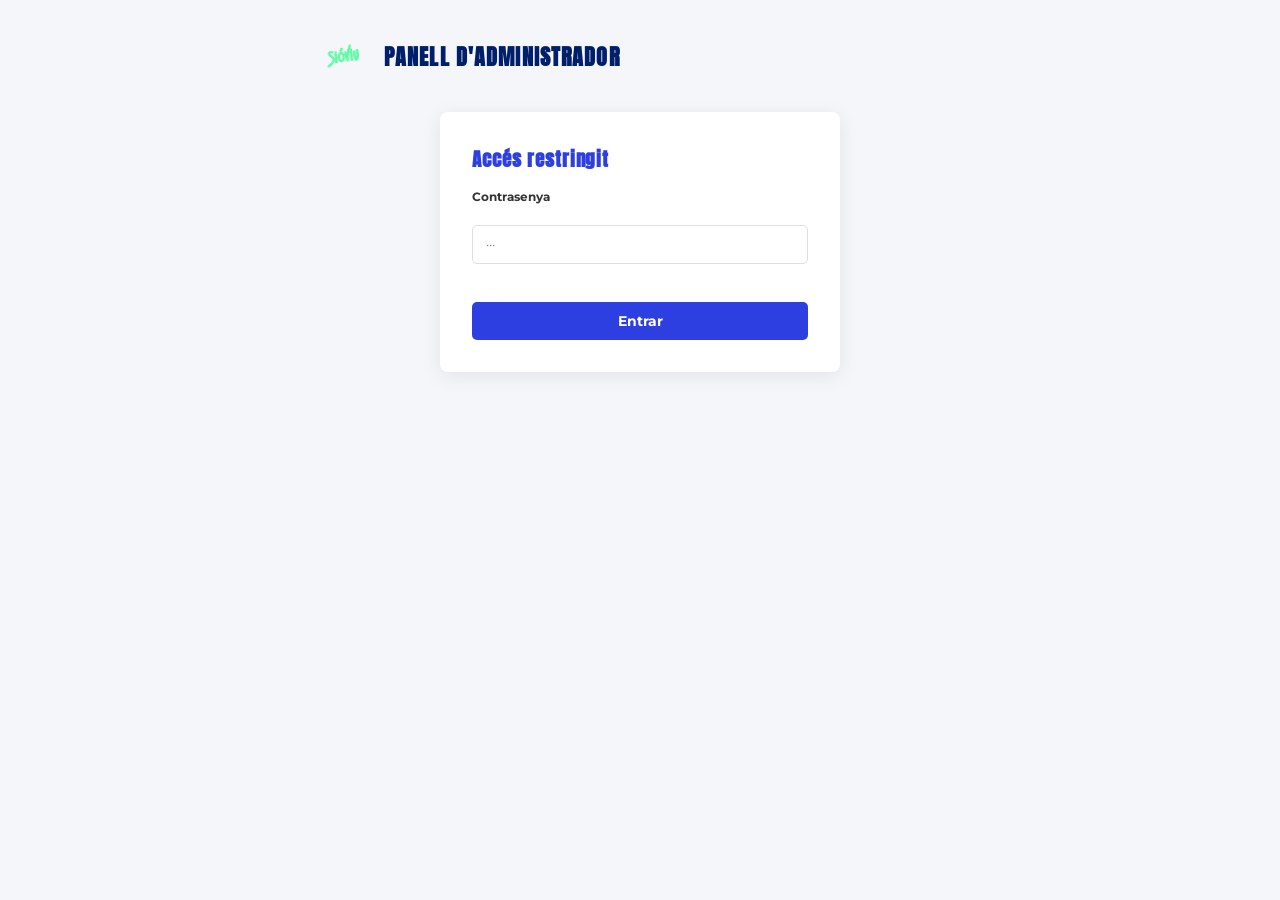
<file: admin.html>
<!DOCTYPE html>
<html lang="ca">
<head>
  <meta charset="UTF-8">
  <meta name="viewport" content="width=device-width, initial-scale=1.0">
  <title>Sió Viu – Afegir Notícia</title>
  <link rel="preconnect" href="https://fonts.googleapis.com">
  <link rel="preconnect" href="https://fonts.gstatic.com" crossorigin>
  <link href="https://fonts.googleapis.com/css2?family=Anton&family=Montserrat:wght@600;700&display=swap" rel="stylesheet">
  <style>
    *, *::before, *::after { box-sizing: border-box; margin: 0; padding: 0; }

    :root {
      --blau: #2D3FE0;
      --blau-fosc: #001f6b;
      --groc: #FFD200;
    }

    body {
      font-family: 'Montserrat', sans-serif;
      background: #f5f6fa;
      min-height: 100vh;
      display: flex;
      flex-direction: column;
      align-items: center;
      padding: 2rem 1rem;
    }

    header {
      width: 100%;
      max-width: 640px;
      display: flex;
      align-items: center;
      gap: 1rem;
      margin-bottom: 2rem;
    }

    header img { height: 48px; }

    header h1 {
      font-family: 'Anton', sans-serif;
      font-size: 1.4rem;
      color: var(--blau-fosc);
      letter-spacing: .05em;
    }

    /* ── Login overlay ── */
    #login-wrap {
      background: #fff;
      border-radius: 8px;
      padding: 2rem;
      width: 100%;
      max-width: 400px;
      box-shadow: 0 4px 20px rgba(0,0,0,.08);
      display: flex;
      flex-direction: column;
      gap: 1rem;
    }

    #login-wrap h2 {
      font-family: 'Anton', sans-serif;
      color: var(--blau);
      font-size: 1.2rem;
      letter-spacing: .05em;
    }

    #login-err {
      color: #c00;
      font-size: .8rem;
      display: none;
    }

    /* ── Admin panel ── */
    #admin-wrap {
      width: 100%;
      max-width: 640px;
      display: none;
      flex-direction: column;
      gap: 2rem;
    }

    .panel {
      background: #fff;
      border-radius: 8px;
      padding: 2rem;
      box-shadow: 0 4px 20px rgba(0,0,0,.08);
    }

    .panel h2 {
      font-family: 'Anton', sans-serif;
      color: var(--blau);
      font-size: 1.1rem;
      letter-spacing: .05em;
      margin-bottom: 1.4rem;
      padding-bottom: .6rem;
      border-bottom: 2px solid var(--groc);
    }

    label {
      display: block;
      font-size: .78rem;
      font-weight: 700;
      color: #333;
      margin-bottom: .3rem;
      margin-top: 1rem;
    }

    label:first-of-type { margin-top: 0; }

    input[type="text"],
    input[type="url"],
    input[type="password"],
    textarea {
      width: 100%;
      padding: .65rem .8rem;
      border: 1.5px solid #dde;
      border-radius: 5px;
      font-family: 'Montserrat', sans-serif;
      font-size: .82rem;
      color: #111;
      transition: border-color .2s;
      resize: vertical;
    }

    input:focus, textarea:focus {
      outline: none;
      border-color: var(--blau);
    }

    textarea { min-height: 110px; }

    .hint {
      font-size: .72rem;
      color: #888;
      margin-top: .25rem;
    }

    .btn {
      display: inline-block;
      padding: .7rem 1.8rem;
      background: var(--blau);
      color: #fff;
      font-family: 'Montserrat', sans-serif;
      font-weight: 700;
      font-size: .85rem;
      border: none;
      border-radius: 5px;
      cursor: pointer;
      margin-top: 1.4rem;
      transition: background .2s;
    }

    .btn:hover { background: var(--blau-fosc); }
    .btn:disabled { opacity: .55; cursor: default; }

    #form-msg {
      margin-top: 1rem;
      font-size: .82rem;
      font-weight: 700;
      display: none;
    }

    .msg-ok  { color: #1a8a1a; }
    .msg-err { color: #c00; }

    /* ── Notícies publicades ── */
    #llista-noticies { display: flex; flex-direction: column; gap: .8rem; margin-top: .5rem; }

    .admin-noticia {
      display: flex;
      justify-content: space-between;
      align-items: flex-start;
      gap: 1rem;
      padding: .8rem 1rem;
      border: 1px solid #eee;
      border-radius: 5px;
      font-size: .8rem;
    }

    .admin-noticia-info h6 { font-size: .82rem; margin-bottom: .2rem; color: #111; }
    .admin-noticia-info span { color: #888; font-size: .73rem; }

    .btn-delete {
      background: none;
      border: 1.5px solid #c00;
      color: #c00;
      font-size: .72rem;
      font-weight: 700;
      padding: .3rem .7rem;
      border-radius: 4px;
      cursor: pointer;
      white-space: nowrap;
      flex-shrink: 0;
      transition: background .15s, color .15s;
    }

    .btn-delete:hover { background: #c00; color: #fff; }
  </style>
</head>
<body>

  <header>
    <img src="images/logo-sioviu.png" alt="Sió Viu">
    <h1>PANELL D'ADMINISTRADOR</h1>
  </header>

  <!-- LOGIN -->
  <div id="login-wrap">
    <h2>Accés restringit</h2>
    <p id="login-err">Contrasenya incorrecta.</p>
    <label for="pwd">Contrasenya</label>
    <input type="password" id="pwd" placeholder="···">
    <button class="btn" id="login-btn">Entrar</button>
  </div>

  <!-- ADMIN PANEL -->
  <div id="admin-wrap">

    <!-- Formulari afegir notícia -->
    <div class="panel">
      <h2>AFEGIR NOTÍCIA</h2>

      <label for="titol">Títol *</label>
      <input type="text" id="titol" placeholder="Títol de la notícia">

      <label for="cos">Cos / descripció *</label>
      <textarea id="cos" placeholder="Text de la notícia..."></textarea>

      <label for="imatge_url">URL de la imatge</label>
      <input type="url" id="imatge_url" placeholder="https://...">
      <p class="hint">Puja la foto a Google Drive o Imgur i enganxa l'enllaç directe aquí.</p>

      <label for="link">Enllaç extern (opcional)</label>
      <input type="url" id="link" placeholder="https://...">
      <p class="hint">Notícia original, article de premsa, etc.</p>

      <button class="btn" id="submit-btn">Publicar notícia</button>
      <p id="form-msg"></p>
    </div>

    <!-- Llista de notícies publicades -->
    <div class="panel">
      <h2>NOTÍCIES PUBLICADES</h2>
      <div id="llista-noticies">
        <p style="color:#888;font-size:.82rem">Carregant...</p>
      </div>
    </div>

  </div>

  <script>
    /* ── Credencials Supabase ── */
    const SUPA_URL = 'https://kvpqemvhhprtyfzdmcjq.supabase.co';
    const SUPA_KEY = 'sb_publishable_FOX_rvKBWKzeif7movnuTA_9ImVIFzt';

    /* ── Contrasenya local (canvia-la!) ── */
    const ADMIN_PASS = 'sioviu2024';

    /* ── Login ── */
    const loginWrap = document.getElementById('login-wrap');
    const adminWrap = document.getElementById('admin-wrap');
    const loginErr  = document.getElementById('login-err');

    document.getElementById('login-btn').addEventListener('click', () => {
      const val = document.getElementById('pwd').value;
      if (val === ADMIN_PASS) {
        loginWrap.style.display = 'none';
        adminWrap.style.display = 'flex';
        carregaLlista();
      } else {
        loginErr.style.display = 'block';
      }
    });

    document.getElementById('pwd').addEventListener('keydown', e => {
      if (e.key === 'Enter') document.getElementById('login-btn').click();
    });

    /* ── Afegir notícia ── */
    const msg = document.getElementById('form-msg');

    document.getElementById('submit-btn').addEventListener('click', async () => {
      const titol      = document.getElementById('titol').value.trim();
      const cos        = document.getElementById('cos').value.trim();
      const imatge_url = document.getElementById('imatge_url').value.trim() || null;
      const link       = document.getElementById('link').value.trim() || null;

      if (!titol || !cos) {
        showMsg('Els camps Títol i Cos són obligatoris.', false);
        return;
      }

      const btn = document.getElementById('submit-btn');
      btn.disabled = true;
      btn.textContent = 'Publicant...';

      try {
        const res = await fetch(`${SUPA_URL}/rest/v1/noticies`, {
          method: 'POST',
          headers: {
            apikey: SUPA_KEY,
            Authorization: `Bearer ${SUPA_KEY}`,
            'Content-Type': 'application/json',
            Prefer: 'return=minimal'
          },
          body: JSON.stringify({ titol, cos, imatge_url, link })
        });

        if (!res.ok) throw new Error(await res.text());

        showMsg('Notícia publicada correctament!', true);
        document.getElementById('titol').value = '';
        document.getElementById('cos').value = '';
        document.getElementById('imatge_url').value = '';
        document.getElementById('link').value = '';
        carregaLlista();

      } catch (e) {
        showMsg('Error en publicar: ' + e.message, false);
      } finally {
        btn.disabled = false;
        btn.textContent = 'Publicar notícia';
      }
    });

    function showMsg(text, ok) {
      msg.textContent = text;
      msg.className   = ok ? 'msg-ok' : 'msg-err';
      msg.style.display = 'block';
      setTimeout(() => { msg.style.display = 'none'; }, 5000);
    }

    /* ── Llista i eliminar ── */
    async function carregaLlista() {
      const llista = document.getElementById('llista-noticies');
      llista.innerHTML = '<p style="color:#888;font-size:.82rem">Carregant...</p>';

      const res = await fetch(
        `${SUPA_URL}/rest/v1/noticies?select=id,titol,created_at&order=created_at.desc`,
        { headers: { apikey: SUPA_KEY, Authorization: `Bearer ${SUPA_KEY}` } }
      );
      const noticies = await res.json();

      if (!noticies.length) {
        llista.innerHTML = '<p style="color:#888;font-size:.82rem">Sense notícies.</p>';
        return;
      }

      llista.innerHTML = noticies.map(n => `
        <div class="admin-noticia">
          <div class="admin-noticia-info">
            <h6>${n.titol}</h6>
            <span>${new Date(n.created_at).toLocaleDateString('ca-ES')}</span>
          </div>
          <button class="btn-delete" onclick="elimina('${n.id}')">Eliminar</button>
        </div>
      `).join('');
    }

    async function elimina(id) {
      if (!confirm('Segur que vols eliminar aquesta notícia?')) return;
      await fetch(`${SUPA_URL}/rest/v1/noticies?id=eq.${id}`, {
        method: 'DELETE',
        headers: { apikey: SUPA_KEY, Authorization: `Bearer ${SUPA_KEY}` }
      });
      carregaLlista();
    }
  </script>

</body>
</html>
</file>
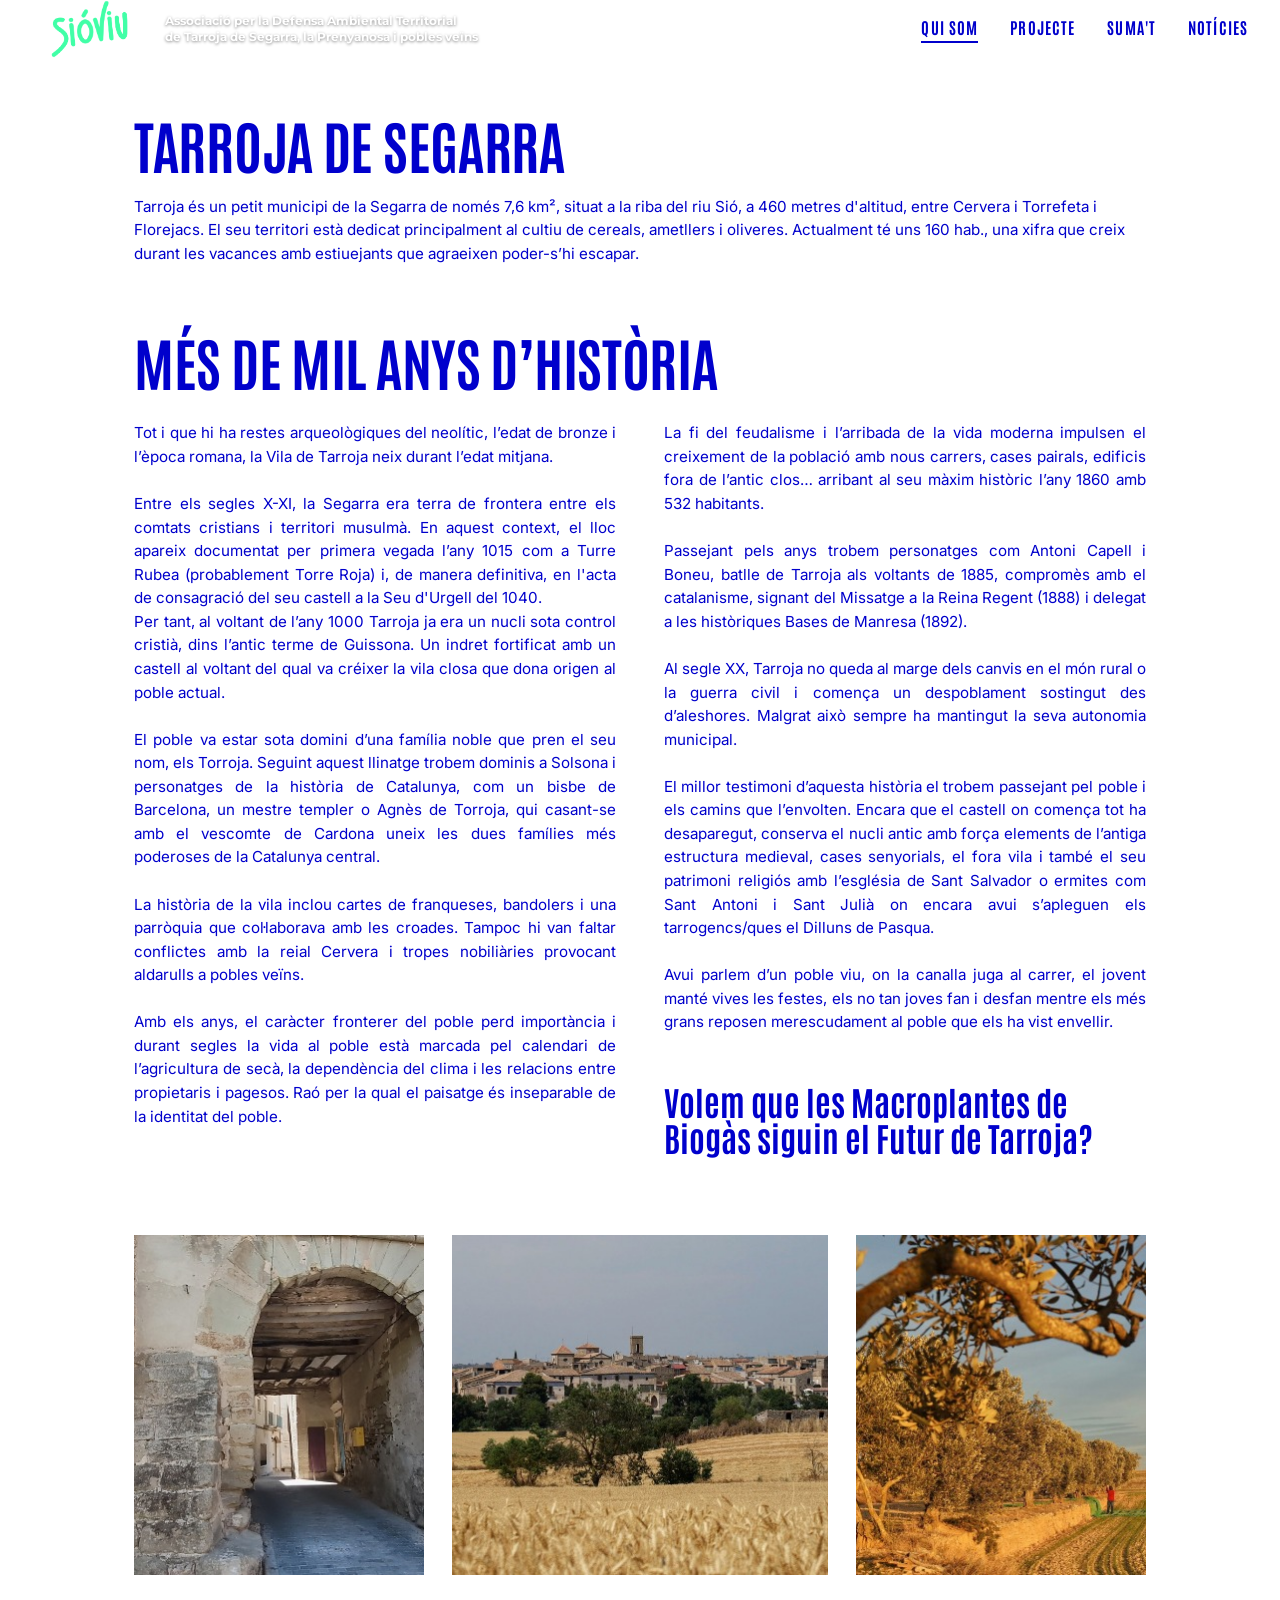
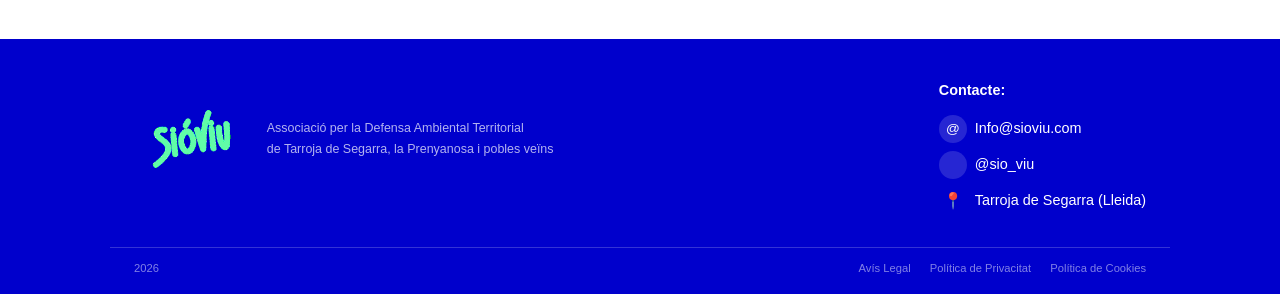
<file: tarroja.html>
<!DOCTYPE html>
<html lang="ca">
<head>
  <meta charset="UTF-8">
  <meta name="viewport" content="width=device-width, initial-scale=1.0">
  <meta name="description" content="Tarroja de Segarra: un petit municipi de la Segarra a la riba del riu Sió amb més de mil anys d'història.">
  <link rel="canonical" href="https://www.sioviu.cat/tarroja.html">
  <meta property="og:type" content="website">
  <meta property="og:site_name" content="Sió Viu">
  <meta property="og:title" content="Tarroja de Segarra – Sió Viu">
  <meta property="og:description" content="Tarroja de Segarra: un petit municipi de la Segarra a la riba del riu Sió amb més de mil anys d'història.">
  <meta property="og:url" content="https://www.sioviu.cat/tarroja.html">
  <meta property="og:image" content="https://www.sioviu.cat/images/tarroja/poble.jpg">
  <title>Tarroja de Segarra – Sió Viu</title>
  <link rel="preconnect" href="https://fonts.googleapis.com">
  <link rel="preconnect" href="https://fonts.gstatic.com" crossorigin>
  <link href="https://fonts.googleapis.com/css2?family=Anton&family=Antonio:wght@300;400;700&family=Montserrat:wght@600;700;900&display=swap" rel="stylesheet">
  <link href="https://fonts.googleapis.com/css2?family=Inter:wght@400;500&display=swap" rel="stylesheet">
  <link rel="stylesheet" href="css/style.css?v=57">
</head>
<body class="page-poble">

  <nav id="navbar" class="scrolled">
    <div class="nav-left">
      <a href="index.html"><img src="images/grafic/LOGO_DEF-24.png" alt="Sió Viu"></a>
      <span class="nav-desc">Associació per la Defensa Ambiental Territorial <br>de Tarroja de Segarra, la Prenyanosa <br class="br-mobile">i pobles veïns</span>
    </div>
    <ul class="nav-links">
      <li><a href="index.html#qui-som" class="nav-active">Qui Som</a></li>
      <li><a href="index.html#el-projecte">Projecte</a></li>
      <li><a href="index.html#implicat">Suma't</a></li>
      <li><a href="index.html#noticies">Notícies</a></li>
    </ul>
    <button class="nav-burger" id="navBurger" aria-label="Menú">
      <span></span><span></span><span></span>
    </button>
  </nav>

  <main class="poble">
    <div class="container">
      <h1 class="poble-h1">Tarroja de Segarra</h1>
      <p class="poble-intro">Tarroja és un petit municipi de la Segarra de només 7,6 km², situat a la riba del riu Sió, a 460 metres d'altitud, entre Cervera i Torrefeta i Florejacs. El seu territori està dedicat principalment al cultiu de cereals, ametllers i oliveres. Actualment té uns 160 hab., una xifra que creix durant les vacances amb estiuejants que agraeixen poder-s’hi escapar.</p>

      <h2 class="poble-h2">Més de mil anys d’història</h2>
      <div class="poble-cols">
        <div>
        <p>Tot i que hi ha restes arqueològiques del neolític, l’edat de bronze i l’època romana, la Vila de Tarroja neix durant l’edat mitjana.</p>
        <p>Entre els segles X-XI, la Segarra era terra de frontera entre els comtats cristians i territori musulmà. En aquest context, el lloc apareix documentat per primera vegada l’any 1015 com a Turre Rubea (probablement Torre Roja) i, de manera definitiva, en l'acta de consagració del seu castell a la Seu d'Urgell del 1040.<br>
        Per tant, al voltant de l’any 1000 Tarroja ja era un nucli sota control cristià, dins l’antic terme de Guissona. Un indret fortificat amb un castell al voltant del qual va créixer la vila closa que dona origen al poble actual.</p>
        <p>El poble va estar sota domini d’una família noble que pren el seu nom, els Torroja. Seguint aquest llinatge trobem dominis a Solsona i personatges de la història de Catalunya, com un bisbe de Barcelona, un mestre templer o Agnès de Torroja, qui casant-se amb el vescomte de Cardona uneix les dues famílies més poderoses de la Catalunya central.</p>
        <p>La història de la vila inclou cartes de franqueses, bandolers i una parròquia que col·laborava amb les croades. Tampoc hi van faltar conflictes amb la reial Cervera i tropes nobiliàries provocant aldarulls a pobles veïns.</p>
        <p>Amb els anys, el caràcter fronterer del poble perd importància i durant segles la vida al poble està marcada pel calendari de l’agricultura de secà, la dependència del clima i les relacions entre propietaris i pagesos. Raó per la qual el paisatge és inseparable de la identitat del poble.</p>
        </div>
        <div>
        <p>La fi del feudalisme i l’arribada de la vida moderna impulsen el creixement de la població amb nous carrers, cases pairals, edificis fora de l’antic clos… arribant al seu màxim històric l’any 1860 amb 532 habitants.</p>
        <p>Passejant pels anys trobem personatges com Antoni Capell i Boneu, batlle de Tarroja als voltants de 1885, compromès amb el catalanisme, signant del Missatge a la Reina Regent (1888) i delegat a les històriques Bases de Manresa (1892).</p>
        <p>Al segle XX, Tarroja no queda al marge dels canvis en el món rural o la guerra civil i comença un despoblament sostingut des d’aleshores. Malgrat això sempre ha mantingut la seva autonomia municipal.</p>
        <p>El millor testimoni d’aquesta història el trobem passejant pel poble i els camins que l’envolten. Encara que el castell on comença tot ha desaparegut, conserva el nucli antic amb força elements de l’antiga estructura medieval, cases senyorials, el fora vila i també el seu patrimoni religiós amb l’església de Sant Salvador o ermites com Sant Antoni i Sant Julià on encara avui s’apleguen els tarrogencs/ques el Dilluns de Pasqua.</p>
        <p>Avui parlem d’un poble viu, on la canalla juga al carrer, el jovent manté vives les festes, els no tan joves fan i desfan mentre els més grans reposen merescudament al poble que els ha vist envellir.</p>
        <p class="poble-pregunta">Volem que les Macroplantes de Biogàs siguin el Futur de Tarroja?</p>
        </div>
      </div>

      <div class="poble-fotos">
        <img src="images/tarroja/portal.jpg" alt="Portal d'entrada al nucli antic de Tarroja">
        <img src="images/tarroja/poble.jpg" alt="Vista de Tarroja des dels camps de cereal">
        <img src="images/tarroja/oliveres.jpg" alt="Oliveres als camps de Tarroja">
      </div>
    </div>
  </main>

  <footer>
    <div class="container footer-inner">
      <div class="footer-brand">
        <img src="images/logo-sioviu.png" alt="Sió Viu" class="footer-logo">
        <p>Associació per la Defensa Ambiental Territorial<br>de Tarroja de Segarra, la Prenyanosa i pobles veïns</p>
      </div>
      <div class="footer-contact">
        <p class="footer-contact-title">Contacte:</p>
        <a href="mailto:info@sioviu.com?subject=Contacte%20Sio%20Viu" class="footer-contact-row" target="_self">
          <span class="footer-icon footer-icon--mail">@</span>
          Info@sioviu.com
        </a>
        <a href="https://www.instagram.com/sio_viu/" target="_blank" rel="noopener" class="footer-contact-row">
          <span class="footer-icon footer-icon--insta"></span>
          @sio_viu
        </a>
        <div class="footer-contact-row">
          <span class="footer-icon footer-icon--pin">📍</span>
          Tarroja de Segarra (Lleida)
        </div>
      </div>
    </div>
    <div class="footer-bottom container">
      <span>2026</span>
      <span>
        <a href="#" data-legal="avis-legal">Avís Legal</a>
        <a href="#" data-legal="privacitat">Política de Privacitat</a>
        <a href="#" data-legal="cookies">Política de Cookies</a>
      </span>
    </div>
  </footer>

  <!-- MODAL LEGAL -->
  <div id="legal-modal" class="legal-overlay" role="dialog" aria-modal="true" style="display:none">
    <div class="legal-box">
      <button class="legal-close" id="legal-close" aria-label="Tancar">×</button>
      <div id="legal-content"></div>
    </div>
  </div>

  <script id="legal-donar-transferencia" type="text/legal">
    <h2>Donar per transferència</h2>
    <p><strong>ES81 3140 0001 9500 2044 3300</strong></p>
    <p><strong>Destinatari:</strong> Associació per la Defensa Ambiental Territorial<br>de Tarroja de Segarra, la Prenyanosa i pobles veïns</p>
    <p>Un cop realitzada la transferència, si us plau, envia'ns el comprovant que et donarà el banc juntament amb les teves dades personals a l'email <a href="mailto:info@sioviu.com">info@sioviu.com</a>.</p>
  </script>

  <script id="legal-avis-legal" type="text/legal">
    <h2>Avís Legal</h2>
    <h3>Titularitat del lloc web</h3>
    <p>Responsable: Associació per la Defensa Ambiental Territorial<br>de Tarroja de Segarra, la Prenyanosa i pobles veïns<br>NIF: G26910042<br>Correu electrònic: <a href="mailto:info@sioviu.com">info@sioviu.com</a></p>
    <h3>Condicions d'ús</h3>
    <p>L'accés i ús d'aquest lloc web és gratuït i no requereix registre. L'Associació Sió Viu es reserva el dret de modificar, sense previ avís, els continguts d'aquest lloc web.</p>
    <h3>Propietat intel·lectual</h3>
    <p>Els continguts d'aquest lloc web (textos, imatges, logotips i dissenys) són propietat de l'Associació Sió Viu o dels seus autors i estan protegits per la normativa de propietat intel·lectual vigent. Queda prohibida la seva reproducció total o parcial sense autorització expressa.</p>
    <h3>Responsabilitat</h3>
    <p>L'associació no es fa responsable dels danys derivats d'un ús indegut d'aquest lloc web ni dels continguts de tercers als quals s'hi pugui accedir mitjançant enllaços externs.</p>
    <p>Per a més informació sobre el tractament de dades personals, consulteu la <a href="#" data-legal="privacitat">Política de Privacitat</a>.</p>
  </script>

  <script id="legal-privacitat" type="text/legal">
    <h2>Política de Privacitat</h2>
    <h3>Responsable del tractament</h3>
    <p>Associació per la Defensa Ambiental Territorial<br>de Tarroja de Segarra, la Prenyanosa i pobles veïns · <a href="mailto:info@sioviu.com">info@sioviu.com</a> · Tarroja de Segarra (Lleida)</p>
    <h3>Dades que es recullen</h3>
    <p>En aquesta pàgina es fan servir formularis de Google Forms per a diferents finalitats. Les dades facilitades (nom, correu electrònic i qualsevol altra informació que proporcioneu voluntàriament) es tracten per gestionar la vostra sol·licitud i mantenir-vos informats sobre les activitats de l'associació.</p>
    <ul>
      <li><strong>Formulari d'adhesió:</strong> <a href="https://docs.google.com/forms/d/e/1FAIpQLSe-_aBpPkeDNljORLU0OmRoRNFpzc9yJgrdznJEqAM4DNzeQg/viewform" target="_blank" rel="noopener">Enllaç</a></li>
      <li><strong>Formulari d'adhesió de comerços o entitats:</strong> <a href="https://docs.google.com/forms/d/1V9T3dxHByAqaHR6VWu8L0TxItO-1SS4WQOgAixzv_3U/edit" target="_blank" rel="noopener">Enllaç</a></li>
    </ul>
    <h3>Finalitat i base legal</h3>
    <p>Base legal: consentiment de l'interessat (art. 6.1.a RGPD).<br>Finalitat: gestió de membres i persones col·laboradores, i enviament d'informació sobre les activitats de l'associació.</p>
    <h3>Conservació de les dades</h3>
    <p>Les vostres dades es conservaran mentre siguin necessàries per a la finalitat indicada o fins que sol·liciteu la seva supressió.</p>
    <h3>Comunicació a tercers</h3>
    <p>Google LLC gestiona el formulari de recollida de dades (Google Forms). Consulteu la <a href="https://policies.google.com/privacy" target="_blank" rel="noopener">Política de Privadesa de Google</a> per a més informació.</p>
    <h3>Drets dels usuaris</h3>
    <p>Podeu exercir els vostres drets d'accés, rectificació, supressió, oposició, limitació i portabilitat enviant un correu a <a href="mailto:info@sioviu.com">info@sioviu.com</a> indicant "Protecció de Dades" a l'assumpte.</p>
    <p>Si considereu que el tractament no s'ajusta a la normativa vigent, podeu presentar una reclamació davant l'<a href="https://www.aepd.es" target="_blank" rel="noopener">Agència Espanyola de Protecció de Dades</a>.</p>
  </script>

  <script id="legal-cookies" type="text/legal">
    <h2>Política de Cookies</h2>
    <h3>Què és una cookie?</h3>
    <p>Una cookie és un petit fitxer de text que s'emmagatzema al vostre dispositiu quan visiteu un lloc web i que pot servir per recordar preferències o per facilitar el funcionament de determinades funcionalitats.</p>
    <h3>Cookies que utilitza aquest lloc web</h3>
    <p>Aquest lloc web és una pàgina estàtica sense registre d'usuaris ni sistema d'analítica propi. Per tant, no instal·la cookies pròpies de seguiment, màrqueting o publicitat.</p>
    <p>No obstant això, alguns serveis externs que s'utilitzen en la pàgina poden establir cookies o tecnologies similars segons la seva pròpia política:</p>
    <ul>
      <li><strong>Google Fonts:</strong> carrega tipografies des dels servidors de Google. Google pot emmagatzemar cookies relacionades amb aquest servei. Consulteu la <a href="https://policies.google.com/privacy" target="_blank" rel="noopener">política de privadesa de Google</a>.</li>
      <li><strong>Google Forms:</strong> els formularis d'adhesió es gestionen mitjançant Google Forms, que pot utilitzar cookies i altres tecnologies per al funcionament del servei. Consulteu la <a href="https://policies.google.com/privacy" target="_blank" rel="noopener">política de privadesa de Google</a>.</li>
      <li><strong>OpenStreetMap / Leaflet:</strong> el mapa interactiu carrega contingut dels servidors d'OpenStreetMap. Aquest servei pot utilitzar cookies o tecnologies similars segons la seva configuració. Consulteu la seva <a href="https://wiki.osmfoundation.org/wiki/Privacy_Policy" target="_blank" rel="noopener">política de privadesa</a>.</li>
    </ul>
    <h3>Com gestionar les cookies</h3>
    <p>Podeu configurar el vostre navegador per bloquejar o eliminar les cookies. Tingueu en compte que bloquejar certes cookies pot afectar el funcionament del mapa, les tipografies o els formularis externs d'aquesta pàgina.</p>
    <ul>
      <li><strong>Chrome:</strong> Configuració → Privadesa i seguretat → Cookies</li>
      <li><strong>Firefox:</strong> Preferències → Privadesa i seguretat</li>
      <li><strong>Safari:</strong> Preferències → Privadesa</li>
    </ul>
  </script>

  <script src="js/main.js?v=24"></script>
</body>
</html>
</file>
<file: css/style.css>
/* ═══════════════════════════════════════════════════════
   SIÓ VIU – Full Stylesheet
   ═══════════════════════════════════════════════════════ */

/* ─── RESET ─── */
*, *::before, *::after { box-sizing: border-box; margin: 0; padding: 0; }
html { scroll-behavior: smooth; }
img { display: block; max-width: 100%; height: auto; }
ul { list-style: none; }
a { text-decoration: none; }

/* ─── VARIABLES ─── */
:root {
  --blau:       #0000CC;
  --blau-fosc:  #001f6b;
  --groc:       #00E87A;
  --verd-logo:  #00E87A;
  --vermell:    #CC0000;
  --blanc:      #ffffff;
  --gris-clar:  #f5f5f5;
  --gris-text:  #333333;
  --gris-mid:   #888888;
  --container:  1060px;
}

/* ─── BASE ─── */
body { font-family: Arial, Helvetica, sans-serif; font-size: 15px; color: var(--gris-text); background: #fff; line-height: 1.6; }
.container { max-width: var(--container); margin: 0 auto; padding: 0 1.5rem; }
section { padding: 3.5rem 0; }
.img-fluid { width: 100%; }
.img-manifest { border: 3px solid var(--blau); margin-top: 1rem; }

/* ─── BUTTONS ─── */
.btn {
  display: inline-block; font-size: .78rem; font-weight: 700;
  letter-spacing: .07em; text-transform: uppercase;
  padding: .45rem 1rem; cursor: pointer;
  transition: opacity .15s, transform .15s;
}
.btn:hover { opacity: .85; transform: translateY(-1px); }
.btn-blue         { background: var(--blau); color: #fff; }
.btn-outline-blue { border: 2px solid var(--blau); color: var(--blau); background: transparent; }
.btn-outline-blue:hover { background: var(--blau); color: #fff; }
.btn-blue-outline-card {
  display: inline-block; margin-top: 1rem;
  border: 2px solid var(--blau); color: var(--blau);
  font-size: .72rem; font-weight: 700; letter-spacing: .06em;
  text-transform: uppercase; padding: .4rem .8rem;
  transition: background .15s, color .15s;
}
.btn-blue-outline-card:hover { background: var(--blau); color: #fff; }

/* ─── SECTION TITLES ─── */
.section-h {
  font-family: 'Antonio', 'Arial Narrow', Arial, sans-serif;
  font-size: 3.2rem; font-weight: 700; text-transform: uppercase;
  color: var(--blau); letter-spacing: .02em; margin-bottom: 1.5rem;
}
.col-h {
  font-family: 'Antonio', 'Arial Narrow', Arial, sans-serif;
  font-size: 1.8rem; font-weight: 700; color: var(--blau);
  text-transform: none; letter-spacing: .02em;
  margin-bottom: .8rem;
}


/* ═══════════════════════════════════════════
   NAVBAR
   ═══════════════════════════════════════════ */
#navbar {
  position: fixed; top: 0; left: 0; right: 0; z-index: 1000;
  background: transparent;
  display: flex; align-items: center; justify-content: space-between;
  padding: 0 2rem; height: 58px;
  transition: background .3s, box-shadow .3s;
}
#navbar.scrolled {
  background: rgba(255,255,255,0.97);
  box-shadow: 0 2px 14px rgba(0,0,40,.12);
  backdrop-filter: blur(8px);
}
#navbar.scrolled .nav-desc { color: var(--blau); text-shadow: none; }
.nav-left { display: flex; align-items: center; gap: .8rem; }
.nav-left img { height: 120px; mix-blend-mode: multiply; }
.nav-desc { font-family: 'Montserrat', sans-serif; font-size: .72rem; font-weight: 700; color: #fff; text-shadow: 0 1px 3px rgba(0,0,0,.45); line-height: 1.4; max-width: 420px; white-space: nowrap; }
.br-mobile { display: none; }
.hero-brand { display: none; }
.nav-links { display: flex; gap: 2rem; align-items: center; }
.nav-links li a {
  font-family: 'Antonio', 'Arial Narrow', Arial, sans-serif;
  color: var(--blau); font-size: 1rem; font-weight: 700;
  letter-spacing: .07em; text-transform: uppercase;
  padding: .2rem 0; border-bottom: 2px solid transparent; transition: color .15s, border-color .15s;
}
.nav-links li a:hover { color: var(--verd-logo); border-color: var(--verd-logo); }
.nav-links li a.nav-active { color: var(--blau); border-color: var(--blau); }
.nav-burger { display: none; flex-direction: column; gap: 5px; background: none; border: none; cursor: pointer; padding: .3rem; }
.nav-burger span { display: block; width: 24px; height: 2px; background: var(--blau); border-radius: 2px; transition: transform .2s, opacity .2s; }


/* ═══════════════════════════════════════════
   HERO
   ═══════════════════════════════════════════ */
.hero {
  position: relative; min-height: 500px;
  display: flex; flex-direction: column; overflow: hidden;
  padding-top: 58px;
}
.hero-slide {
  position: absolute; inset: 0; z-index: 0;
  background-size: cover; background-position: center;
  opacity: 0; transition: opacity 1.2s ease-in-out;
}
.hero-slide::after {
  content: ''; position: absolute; inset: 0;
  background: rgba(0, 0, 0, 0.35);
}
.hero-slide.active { opacity: 1; }
.hero-slide:nth-child(1) { background-image: url('../images/hero-1.jpg'); }
.hero-slide:nth-child(2) { background-image: url('../images/hero-2.jpg'); }
.hero-slide:nth-child(3) { background-image: url('../images/hero-3.jpg'); }
.hero-slide:nth-child(4) { background-image: url('../images/hero-4.jpg'); }
.hero-text {
  position: relative; z-index: 1;
  display: flex; flex-direction: column; align-items: flex-start;
  text-align: left; padding: 2.5rem 33%;
  flex: 1; justify-content: center;
}
.hero-text span {
  display: block;
  font-family: 'Antonio', 'Arial Narrow', Arial, sans-serif;
  font-weight: 700; color: #fff; text-transform: uppercase;
  line-height: .92; letter-spacing: .01em;
  text-shadow: 1px 1px 0 rgba(0,0,0,.1);
  white-space: nowrap;
}
/* font-size ajustat per JS (fitHeroText) — aquests valors són el fallback */
.hero-text span:nth-child(1) { font-size: clamp(5.5rem, 18vw, 13rem); }
.hero-text span:nth-child(2) { font-size: clamp(2.5rem,  9vw, 6.5rem); }
.hero-text span:nth-child(3) { font-size: clamp(3.8rem, 13vw, 9.5rem); }
.hero-title-img { width: 100%; max-width: 480px; height: auto; display: block; margin: 0 auto; }
.hero-sub-bar {
  background: var(--blau); color: #fff;
  font-family: 'Montserrat', sans-serif;
  text-align: center; font-size: 1.1rem; font-weight: 700;
  letter-spacing: .04em; padding: .75rem 2rem;
}
.hero-ajudans { color: var(--groc); font-weight: 700; margin-left: .5rem; }
.hero-ajudans:hover { text-decoration: underline; }


/* ═══════════════════════════════════════════
   QUI SOM
   ═══════════════════════════════════════════ */
.qui-som { background: #fff; }
.qui-som .section-h { font-size: 3.2rem; }
.qui-som-grid { display: grid; grid-template-columns: 1fr 1fr; gap: 3rem; }
/* Fotos de les dues columnes alineades a baix */
.qui-som-grid > div { display: flex; flex-direction: column; }
.qui-som-grid > div > .territori-carousel,
.qui-som-grid > div > a:last-child { margin-top: auto; }
.qui-som-grid > div > :nth-last-child(2) { margin-bottom: 1rem; }
.qui-som-grid > div > a:last-child img { margin-top: 0; display: block; }
.qui-som-grid p { font-family: 'Montserrat', sans-serif; font-size: .88rem; line-height: 1.75; color: var(--blau); }
.qui-som-grid img { margin-top: 1rem; width: 100%; height: 260px; object-fit: cover; }
.qui-som-grid .territori-slides img { margin-top: 0; }

/* ─── Coneix els pobles ─── */
.coneix-pobles { display: flex; flex-wrap: wrap; align-items: baseline; gap: .25rem .6rem; margin-top: 1.2rem; }
.coneix-label { flex-basis: 100%; text-transform: uppercase; }
.coneix-label, .coneix-link {
  font-family: 'Antonio', 'Arial Narrow', Arial, sans-serif;
  font-size: 1rem; font-weight: 700; letter-spacing: .04em;
  color: var(--blau); text-decoration: none;
  transition: color .2s ease;
}
.coneix-link:hover { color: var(--verd-logo); }
.coneix-sep { color: var(--blau); font-size: .85rem; }

/* ─── Territori carousel ─── */
.territori-carousel { position: relative; margin-top: 1rem; width: 100%; height: 260px; }
.territori-slides { position: relative; width: 100%; height: 100%; overflow: hidden; }
.territori-slide {
  position: absolute; top: 0; left: 0;
  width: 100%; height: 100%; object-fit: cover;
  opacity: 0; transition: opacity .7s ease;
  margin-top: 0;
}
.territori-slide.active { opacity: 1; }
.territori-dots {
  position: absolute; bottom: 10px; left: 50%; transform: translateX(-50%);
  display: flex; gap: 7px; z-index: 2;
}
.t-dot {
  width: 9px; height: 9px; border-radius: 50%;
  background: rgba(255,255,255,.5); border: 1.5px solid rgba(255,255,255,.8);
  cursor: pointer; padding: 0; transition: background .2s, transform .2s;
}
.t-dot:hover { background: rgba(255,255,255,.8); }
.t-dot.active { background: #fff; transform: scale(1.25); }


/* ═══════════════════════════════════════════
   EL PROJECTE
   ═══════════════════════════════════════════ */
.projecte { background: var(--blau); color: #fff; }
.projecte-grid { display: grid; grid-template-columns: 180px 1fr; gap: 2rem; align-items: start; }
.projecte-label { display: flex; flex-direction: column; }
.projecte-label span {
  font-family: 'Antonio', 'Arial Narrow', Arial, sans-serif;
  font-size: 3.2rem; font-weight: 700; line-height: 1.05; text-transform: uppercase; color: #fff;
}
.projecte-body { padding-top: 3.4rem; }
.projecte-body p { font-family: 'Montserrat', sans-serif; font-size: .88rem; line-height: 1.75; margin-bottom: 1rem; color: #fff; }
.projecte-body strong { color: var(--groc); }

.projecte-images { display: grid; grid-template-columns: 1fr 1fr; gap: 1rem; margin-top: 1.5rem; align-items: start; }
.projecte-images img { width: 100%; height: 280px; object-fit: cover; border: 2px solid rgba(255,255,255,.2); }
.projecte-mapa-wrap { position: relative; }
#mapa { width: 100%; height: 280px; }
/* Evita les línies blanques entre tessel·les (escletxes de subpíxel) */
#mapa .leaflet-tile-container img.leaflet-tile {
  width: 260px !important;
  height: 260px !important;
  image-rendering: -webkit-optimize-contrast;
  backface-visibility: hidden;
}
/* Amaga el control d'atribució (peu "Leaflet | ...") */
#mapa .leaflet-control-attribution { display: none; }

.img-caption {
  font-size: .7rem; color: rgba(255,255,255,.6);
  margin-top: .3rem; font-style: italic;
}
.projecte-mapa-wrap .img-caption {
  color: var(--groc);
  font-style: normal;
  font-weight: 700;
  text-decoration: underline;
  text-underline-offset: 2px;
  display: inline-block;
}
.projecte-mapa-wrap .img-caption:hover { opacity: .85; }
.projecte-links { margin-top: 1rem; }
.arrow-link { color: var(--groc); font-size: .85rem; font-weight: 700; letter-spacing: .04em; }
.arrow-link:hover { text-decoration: underline; }


/* ═══════════════════════════════════════════
   PER QUÈ
   ═══════════════════════════════════════════ */
.perque { background: #fff; }
.perque-h {
  font-family: 'Antonio', 'Arial Narrow', Arial, sans-serif;
  font-size: 3.2rem; font-weight: 700; color: var(--blau);
  text-transform: uppercase; letter-spacing: .02em; margin-bottom: 1.5rem; line-height: 1.2;
}
.raons-list { display: flex; flex-direction: column; }
.rao { display: grid; grid-template-columns: 160px 1fr; gap: 1.5rem; padding: 1rem 0; border-bottom: 1px solid #e5e5e5; align-items: start; }
.rao:last-child { border-bottom: none; }
.perque-link { font-family: 'Montserrat', sans-serif; font-size: .9rem; font-weight: 700; color: var(--blau); text-decoration: underline; }
.perque-link:hover { color: var(--blau-fosc); }
.rao-titol { font-size: 1.4rem; font-weight: 700; color: var(--blau); text-transform: none; letter-spacing: 0; line-height: 1.2; font-family: 'Antonio', 'Arial Narrow', Arial, sans-serif; }
.rao p { font-size: .82rem; line-height: 1.7; color: var(--blau); font-family: 'Montserrat', sans-serif; font-weight: 400; }


/* ═══════════════════════════════════════════
   IMPLICA'T
   ═══════════════════════════════════════════ */
.implicat { background: #fff; color: var(--blau); }
.implicat-title { color: var(--blau); text-align: left; display: block; }
.implicat-intro {
  font-family: 'Montserrat', sans-serif;
  font-size: .95rem; line-height: 1.75; max-width: 760px;
  margin: .5rem 0 2.5rem; text-align: left; color: var(--blau); font-weight: 700;
}
.implicat-intro strong { color: var(--blau); font-weight: 900; }

.implicat-cards { display: grid; grid-template-columns: repeat(4, 1fr); gap: 1.2rem; }

.icard {
  background: #fff; color: var(--blau);
  border: 1.5px solid #d3d8f3;
  padding: 1.8rem 1.2rem 1.5rem; text-align: left;
  border-radius: 4px; display: flex; flex-direction: column; align-items: flex-start;
}
.icard-icon {
  font-size: 5.5rem; line-height: 1;
  color: var(--blau);
  margin: 0 auto 1.2rem;
  display: flex; align-items: center; justify-content: center;
  width: 110px; height: 110px;
}
.icard-icon svg { width: 110px; height: 110px; }
.icard-icon img { width: 110px; height: 110px; object-fit: contain; }
.icard-icon--euro,
.icard-icon--plus {
  font-size: 5.5rem; font-weight: 900; color: var(--blau);
  font-family: 'Anton', sans-serif;
  width: 110px; height: 110px;
  display: flex; align-items: center; justify-content: center;
}
.icard h4 {
  font-size: .85rem; font-weight: 700; color: var(--blau);
  text-transform: none; letter-spacing: 0; margin-bottom: .5rem;
  line-height: 1.35; font-family: 'Montserrat', sans-serif;
}
.icard h4 strong { color: var(--blau); font-weight: 900; }
.icard p { font-size: .78rem; color: #333; line-height: 1.55; font-family: 'Montserrat', sans-serif; }
.bizum { margin-top: .5rem; color: var(--blau); font-weight: 700; font-family: 'Montserrat', sans-serif; font-size: .85rem; }
.icard-link {
  display: block; margin-top: auto; padding-top: 1.2rem;
  font-size: .82rem; font-weight: 700; color: var(--blau);
  font-family: 'Montserrat', sans-serif;
}
.icard-link:hover { text-decoration: underline; }

.implicat-quote {
  text-align: center; margin-top: 2.5rem;
  font-size: 1rem; font-weight: 900; letter-spacing: .04em;
  text-transform: uppercase; color: var(--blau);
  border-top: 1px solid rgba(0,0,0,.15); padding-top: 1.5rem;
  font-family: 'Montserrat', sans-serif; line-height: 1.5;
}


/* ═══════════════════════════════════════════
   NOTÍCIES I ACCIONS
   ═══════════════════════════════════════════ */
.noticies { background: #fff; }
.col-sub-h {
  font-family: 'Antonio', 'Arial Narrow', Arial, sans-serif;
  font-size: 1.8rem; font-weight: 700; text-transform: uppercase;
  color: var(--blau); letter-spacing: .02em; margin-bottom: 1.2rem; font-style: italic;
}
/* ─── Cards de notícies ─── */
.noticies-cards-grid {
  display: grid;
  grid-template-columns: repeat(3, 1fr);
  gap: 1.5rem;
  margin-bottom: 2rem;
}
.noticia-card {
  border: 1.5px solid #dde;
  border-radius: 4px;
  overflow: hidden;
  background: #fff;
  display: flex;
  flex-direction: column;
}
.noticia-card-img {
  aspect-ratio: 1 / 1;
  background: #f4f5fb;
  border-bottom: 1.5px solid #dde;
  overflow: hidden;
}
.noticia-card-img img { width: 100%; height: 100%; object-fit: contain; display: block; }
.noticia-card-body { padding: 1rem; flex: 1; display: flex; flex-direction: column; gap: .5rem; }
.noticia-card-title {
  font-family: 'Antonio', 'Arial Narrow', Arial, sans-serif;
  font-weight: 700; color: var(--blau);
  font-size: 1rem; line-height: 1.3;
}
.noticia-card-excerpt { font-size: .8rem; color: #444; line-height: 1.55; flex: 1; }
.mostra-mes { display: block; width: fit-content; margin: 2rem auto 0; padding: .55rem 2.5rem; font-size: .85rem; letter-spacing: .1em; }


/* ═══════════════════════════════════════════
   ADHERITS AL MANIFEST
   ═══════════════════════════════════════════ */
.adherits { background: #fff; }
.adherits-title {
  font-family: 'Antonio', 'Arial Narrow', Arial, sans-serif;
  font-size: 1.9rem; font-weight: 700; color: var(--blau);
  text-transform: none; letter-spacing: .01em; line-height: 1.2;
  margin-bottom: 1.5rem;
}
.adherits-title #adherits-count { font-weight: 700; }
.adherits-grid {
  display: grid;
  grid-template-columns: repeat(4, 1fr);
  grid-auto-flow: row;
  gap: .35rem 1.5rem;
}
.adherits-item {
  font-family: 'Montserrat', sans-serif;
  font-size: .85rem; font-weight: 600; color: var(--blau);
  line-height: 1.4; padding: .1rem 0;
}
.poblesvius-banner {
  display: flex; align-items: center; justify-content: space-between;
  gap: 1.5rem; flex-wrap: wrap;
  margin-top: 2.5rem; padding-top: 1.5rem;
  border-top: 1px solid #e5e5e5;
}
.poblesvius-text {
  font-family: 'Antonio', 'Arial Narrow', Arial, sans-serif;
  font-size: 1.5rem; font-weight: 700; color: var(--blau); line-height: 1.2;
  margin: 0;
}
.poblesvius-btn {
  display: inline-flex; align-items: center; justify-content: center;
  padding: 0; border-radius: 4px; white-space: nowrap;
  transition: transform .15s, filter .15s;
  text-decoration: none;
}
.poblesvius-btn img {
  display: block;
  height: 48px;
  width: auto;
  max-width: 100%;
}
.poblesvius-btn:hover { transform: translateY(-1px); filter: brightness(1.03); }


/* ═══════════════════════════════════════════
   FOOTER
   ═══════════════════════════════════════════ */
footer { background: var(--blau); color: rgba(255,255,255,.85); padding: 2.5rem 0 1rem; }
.footer-inner { display: flex; justify-content: space-between; align-items: flex-start; flex-wrap: wrap; gap: 2rem; padding-bottom: 1.5rem; }
.footer-brand { display: flex; align-items: center; gap: .8rem; }
.footer-logo { height: 120px; }
.footer-brand p { font-size: .78rem; line-height: 1.7; color: rgba(255,255,255,.7); }

.footer-contact {
  text-align: left;
  display: flex; flex-direction: column; align-items: flex-start;
}
.footer-contact-title { font-size: .9rem; font-weight: 700; color: #fff; margin-bottom: .8rem; }
.footer-contact-row {
  display: flex; align-items: center;
  gap: .5rem; margin-bottom: .5rem; font-size: .9rem; color: #fff;
  min-height: 28px;
  width: fit-content;
}
a.footer-contact-row:hover { text-decoration: underline; }
.footer-icon { display: inline-flex; align-items: center; justify-content: center; width: 28px; height: 28px; border-radius: 50%; font-size: .85rem; flex-shrink: 0; }
.footer-icon--mail { background: rgba(255,255,255,.15); }
.footer-icon--insta {
  background: rgba(255,255,255,.15);
  font-size: 1rem;
}
.footer-icon--pin { font-size: 1rem; }

.footer-bottom {
  border-top: 1px solid rgba(255,255,255,.2); padding-top: .8rem;
  display: flex; justify-content: space-between; flex-wrap: wrap;
  gap: .4rem; font-size: .7rem; color: rgba(255,255,255,.5);
}
.footer-bottom a { color: rgba(255,255,255,.5); margin-left: 1rem; }
.footer-bottom a:hover { color: var(--groc); }

/* ═══════════════════════════════════════════
   MODAL LEGAL
   ═══════════════════════════════════════════ */
.legal-overlay { position: fixed; inset: 0; background: rgba(0,0,0,.55); z-index: 2000; display: flex; align-items: center; justify-content: center; padding: 1rem; }
.legal-box { background: #fff; border-radius: 6px; width: 100%; max-width: 640px; max-height: 85vh; overflow-y: auto; padding: 2.5rem 2rem; position: relative; }
.legal-close { position: absolute; top: .8rem; right: 1rem; background: none; border: none; font-size: 1.6rem; line-height: 1; cursor: pointer; color: #888; }
.legal-close:hover { color: #222; }
.legal-box h2 { font-family: 'Antonio', sans-serif; font-weight: 700; font-size: 1.4rem; color: var(--blau); margin-bottom: 1.2rem; text-transform: uppercase; }
.legal-box h3 { font-family: 'Antonio', sans-serif; font-weight: 700; font-size: 1rem; color: var(--blau); margin: 1.2rem 0 .4rem; text-transform: uppercase; }
.legal-box p { font-size: .88rem; line-height: 1.65; color: #333; margin-bottom: .6rem; }
.legal-box ul { padding-left: 1.2rem; margin-bottom: .6rem; }
.legal-box ul li { font-size: .88rem; line-height: 1.65; color: #333; margin-bottom: .4rem; }
.legal-box a { color: var(--blau); text-decoration: underline; }


/* ═══════════════════════════════════════════
   RESPONSIVE
   ═══════════════════════════════════════════ */
@media (max-width: 900px) {
  .implicat-cards  { grid-template-columns: 1fr 1fr; }
  .noticies-cards  { grid-template-columns: 1fr; }
  .rao             { grid-template-columns: 120px 1fr; }
}
@media (max-width: 768px) {
  section { padding: 2.5rem 0; }
  .hero { padding-top: 0; min-height: 100vh; min-height: 100svh; }
  .hero-text { padding: 2rem 1.5rem; transform: translateY(-34px); }
  .hero-slide:nth-child(1) { background-position: 70% center; }
  #navbar {
    height: auto; padding: .6rem 1rem;
    flex-wrap: wrap; align-items: center;
    background: transparent;
    position: relative; z-index: 200;
  }
  #navbar.scrolled {
    background: transparent;
    box-shadow: none;
    backdrop-filter: none;
  }
  #navbar.scrolled .nav-desc { color: #fff; text-shadow: 0 1px 3px rgba(0,0,0,.5); }
  #navbar { align-items: center; justify-content: space-between; gap: .9rem; }
  .nav-left { display: flex; flex: 1 1 0; min-width: 0; align-items: center; }
  .nav-left > a { display: none; }
  .nav-desc {
    display: block; width: 100%; text-align: left;
    font-size: .66rem; font-weight: 700;
    color: #fff; line-height: 1.3;
    text-shadow: 0 1px 3px rgba(0,0,0,.5);
    white-space: normal; max-width: none;
  }
  .nav-desc br { display: none; }
  .nav-burger span { background: var(--blau); box-shadow: none; }
  .hero-brand {
    display: flex; flex-direction: column; align-items: center;
    text-align: center;
    position: relative; z-index: 1;
    padding: .5rem 1.5rem 0;
  }
  .hero-brand img { height: 150px; mix-blend-mode: normal; }
  .hero-brand-desc { display: none; }
  .nav-links {
    display: none; position: absolute;
    top: 100%; left: 0; right: 0;
    background: rgba(255,255,255,0.97);
    box-shadow: 0 8px 20px rgba(0,0,40,.15);
    backdrop-filter: blur(8px);
    flex-direction: column; gap: 0; padding: .3rem 0;
    z-index: 300;
  }
  .nav-links.open { display: flex; }
  .nav-links li a {
    display: block; padding: .8rem 1.5rem;
    border-bottom: 1px solid rgba(0,0,40,.08);
    color: var(--blau); font-size: 1rem;
  }
  .nav-links li a.nav-active { color: var(--verd-logo); }
  .nav-burger { display: flex; }
  .qui-som-grid, .projecte-grid, .projecte-images { grid-template-columns: 1fr; }
  .qui-som-grid img.img-manifest { height: auto; object-fit: contain; }
  .noticies-cards-grid { grid-template-columns: 1fr; }
  .adherits-grid { grid-template-columns: repeat(2, 1fr); gap: .3rem 1rem; }
  .adherits-title { font-size: 1.6rem; }
  .projecte-label { flex-direction: row; gap: .5rem; }
  .projecte-label span { font-size: 2.6rem; }
  .perque-h { font-size: 2.6rem; }
  #mapa { height: 220px; }
  .projecte-images img { height: 220px; }
  .footer-inner { flex-direction: column; }
  .footer-bottom { flex-direction: column; align-items: flex-start; }
  .footer-bottom a { margin-left: 0; margin-right: 1rem; }
  /* PER QUÈ: apilar títol sobre text */
  .rao { grid-template-columns: 1fr; gap: .3rem; padding: 1.2rem 0; }
  .section-h { font-size: 2.6rem; }
}
@media (max-width: 480px) {
  .implicat-cards { grid-template-columns: 1fr; }
  .section-h { font-size: 2.3rem; }
  .projecte-label span { font-size: 2.3rem; }
  .perque-h { font-size: 2.3rem; }
}

/* ═══════════════════════════════════════════
   MODAL ADMIN (triple-click logo)
   ═══════════════════════════════════════════ */
.admin-overlay {
  display: none;
  position: fixed; inset: 0; z-index: 9000;
  background: rgba(0,0,0,.55);
  backdrop-filter: blur(4px);
  align-items: center; justify-content: center;
}
.admin-overlay.open { display: flex; }

.admin-box {
  background: #fff;
  border-radius: 10px;
  padding: 2rem;
  width: 100%; max-width: 480px;
  margin: 1rem;
  box-shadow: 0 8px 40px rgba(0,0,0,.25);
  position: relative;
}

.admin-box h3 {
  font-family: 'Anton', sans-serif;
  color: var(--blau);
  font-size: 1.1rem;
  letter-spacing: .05em;
  margin-bottom: 1.2rem;
  padding-bottom: .5rem;
  border-bottom: 2px solid var(--groc);
}

.admin-close {
  position: absolute; top: .8rem; right: 1rem;
  background: none; border: none;
  font-size: 1.4rem; cursor: pointer;
  color: #888; line-height: 1;
}
.admin-close:hover { color: #111; }

.admin-field { margin-top: .9rem; }
.admin-field label {
  display: block;
  font-size: .73rem; font-weight: 700; color: #444;
  margin-bottom: .3rem;
}
.admin-field input,
.admin-field textarea {
  width: 100%;
  padding: .6rem .75rem;
  border: 1.5px solid #dde;
  border-radius: 5px;
  font-family: inherit; font-size: .82rem;
  color: #111;
  transition: border-color .2s;
  resize: vertical;
}
.admin-field input:focus,
.admin-field textarea:focus { outline: none; border-color: var(--blau); }
.admin-field textarea { min-height: 90px; }

.admin-hint { font-size: .7rem; color: #888; margin-top: .2rem; }

.admin-btn {
  margin-top: 1.2rem;
  display: inline-block;
  padding: .65rem 1.6rem;
  background: var(--blau); color: #fff;
  font-family: inherit; font-weight: 700;
  font-size: .82rem; border: none;
  border-radius: 5px; cursor: pointer;
  transition: background .2s;
}
.admin-btn:hover { background: var(--blau-fosc); }
.admin-btn:disabled { opacity: .5; cursor: default; }

.admin-err { color: #c00; font-size: .78rem; margin-top: .5rem; display: none; }
.admin-ok  { color: #1a8a1a; font-size: .78rem; margin-top: .5rem; display: none; }

.admin-box { overflow-y: auto; max-height: 88vh; }

.admin-tabs {
  display: flex; gap: .5rem; margin-bottom: 1.2rem;
}
.admin-tab {
  flex: 1; padding: .5rem; border: 2px solid #dde;
  background: none; border-radius: 5px;
  font-family: inherit; font-weight: 700; font-size: .78rem;
  color: #888; cursor: pointer; transition: all .15s;
}
.admin-tab.active {
  border-color: var(--blau); color: var(--blau); background: rgba(45,63,224,.06);
}

.admin-form-actions { display: flex; gap: .5rem; flex-wrap: wrap; margin-top: 1.2rem; }

.admin-btn-secondary {
  background: none; border: 1.5px solid #aaa; color: #666;
  font-family: inherit; font-weight: 700; font-size: .78rem;
  padding: .6rem 1.2rem; border-radius: 5px; cursor: pointer;
  transition: border-color .15s, color .15s;
}
.admin-btn-secondary:hover { border-color: #333; color: #333; }
.admin-btn-remove-img {
  background: none; border: none; color: #c0392b; font-size: .78rem;
  cursor: pointer; padding: .2rem 0; text-decoration: underline;
}
.admin-btn-remove-img:hover { color: #922b21; }

.admin-sep { border: none; border-top: 1px solid #eee; margin: 1.4rem 0; }

.admin-img-drop {
  position: relative; border: 2px dashed #ccd; border-radius: 6px;
  min-height: 80px; display: flex; flex-direction: column;
  align-items: center; justify-content: center; gap: .5rem;
  padding: .8rem; cursor: pointer; transition: border-color .2s;
  overflow: hidden;
}
.admin-img-drop:hover { border-color: var(--blau); }
.admin-img-drop input[type="file"] {
  position: absolute; inset: 0; opacity: 0; cursor: pointer;
  width: 100%; height: 100%;
}
.admin-img-drop img { max-height: 130px; border-radius: 4px; object-fit: contain; }
.admin-img-drop span { font-size: .8rem; color: #888; text-align: center; }

.admin-list-item {
  display: flex; justify-content: space-between; align-items: flex-start;
  gap: 1rem; padding: .65rem .75rem; border: 1px solid #eee;
  border-radius: 5px; margin-bottom: .45rem;
}
.admin-list-info h6 { font-size: .8rem; color: #111; margin-bottom: .1rem; }
.admin-list-info span { font-size: .7rem; color: #888; }
.admin-list-actions { display: flex; gap: .35rem; flex-shrink: 0; flex-wrap: wrap; justify-content: flex-end; }

.admin-btn-sm {
  background: none; border: 1.5px solid; border-radius: 4px;
  font-size: .68rem; font-weight: 700; padding: .25rem .6rem;
  cursor: pointer; transition: background .15s, color .15s; white-space: nowrap;
}
.admin-btn-edit { border-color: var(--blau); color: var(--blau); }
.admin-btn-edit:hover { background: var(--blau); color: #fff; }
.admin-btn-del  { border-color: #c00; color: #c00; }
.admin-btn-del:hover  { background: #c00; color: #fff; }

/* ═══════════════════════════════════════════
   PÀGINES DE POBLE (tarroja.html…)
   ═══════════════════════════════════════════ */
.poble { padding: 7rem 0 4rem; }
.poble-h1, .poble-h2 {
  font-family: 'Antonio', 'Arial Narrow', Arial, sans-serif;
  font-weight: 700; text-transform: uppercase; color: var(--blau);
  line-height: 1.1; letter-spacing: -.005em;
}
.poble-h1 { font-size: 3.6rem; margin-bottom: 1.2rem; }
.poble-h2 { font-size: 3.6rem; margin: 4rem 0 1.8rem; }
.poble p {
  font-family: 'Inter', Arial, sans-serif; font-size: .95rem; line-height: 1.55;
  color: var(--blau);
}
.poble-cols { display: grid; grid-template-columns: 1fr 1fr; gap: 3rem; }
.poble-cols p { text-align: justify; hyphens: none; }
.poble-cols p + p { margin-top: 1.55em; }
.poble-cols .poble-pregunta {
  font-family: 'Antonio', 'Arial Narrow', Arial, sans-serif;
  font-size: 2.1rem; font-weight: 700; line-height: 1.05; text-align: left;
  margin-top: 1.5em;
}
.poble-fotos {
  display: grid; grid-template-columns: 350fr 455fr 350fr; gap: 1.75rem;
  margin-top: 5rem;
}
.poble-fotos img { width: 100%; height: 340px; object-fit: cover; }

@media (max-width: 768px) {
  .page-poble #navbar,
  .page-poble #navbar.scrolled { position: sticky; top: 0; background: rgba(255,255,255,.97); box-shadow: 0 2px 14px rgba(0,0,40,.12); }
  .page-poble .nav-desc,
  .page-poble #navbar.scrolled .nav-desc { color: var(--blau); text-shadow: none; }
  .poble { padding: 2.5rem 0 3rem; }
  .poble-h1, .poble-h2 { font-size: 2.4rem; }
  .poble-h2 { margin-top: 2.5rem; }
  .poble-cols { grid-template-columns: 1fr; gap: 0; }
  .poble-cols > div + div { margin-top: 1.55em; }
  .poble-cols p { text-align: left; }
  .poble-cols .poble-pregunta { font-size: 1.7rem; }
  .poble-fotos { grid-template-columns: 1fr; gap: 1rem; margin-top: 2.5rem; }
  .poble-fotos img { height: 260px; }
}
</file>
